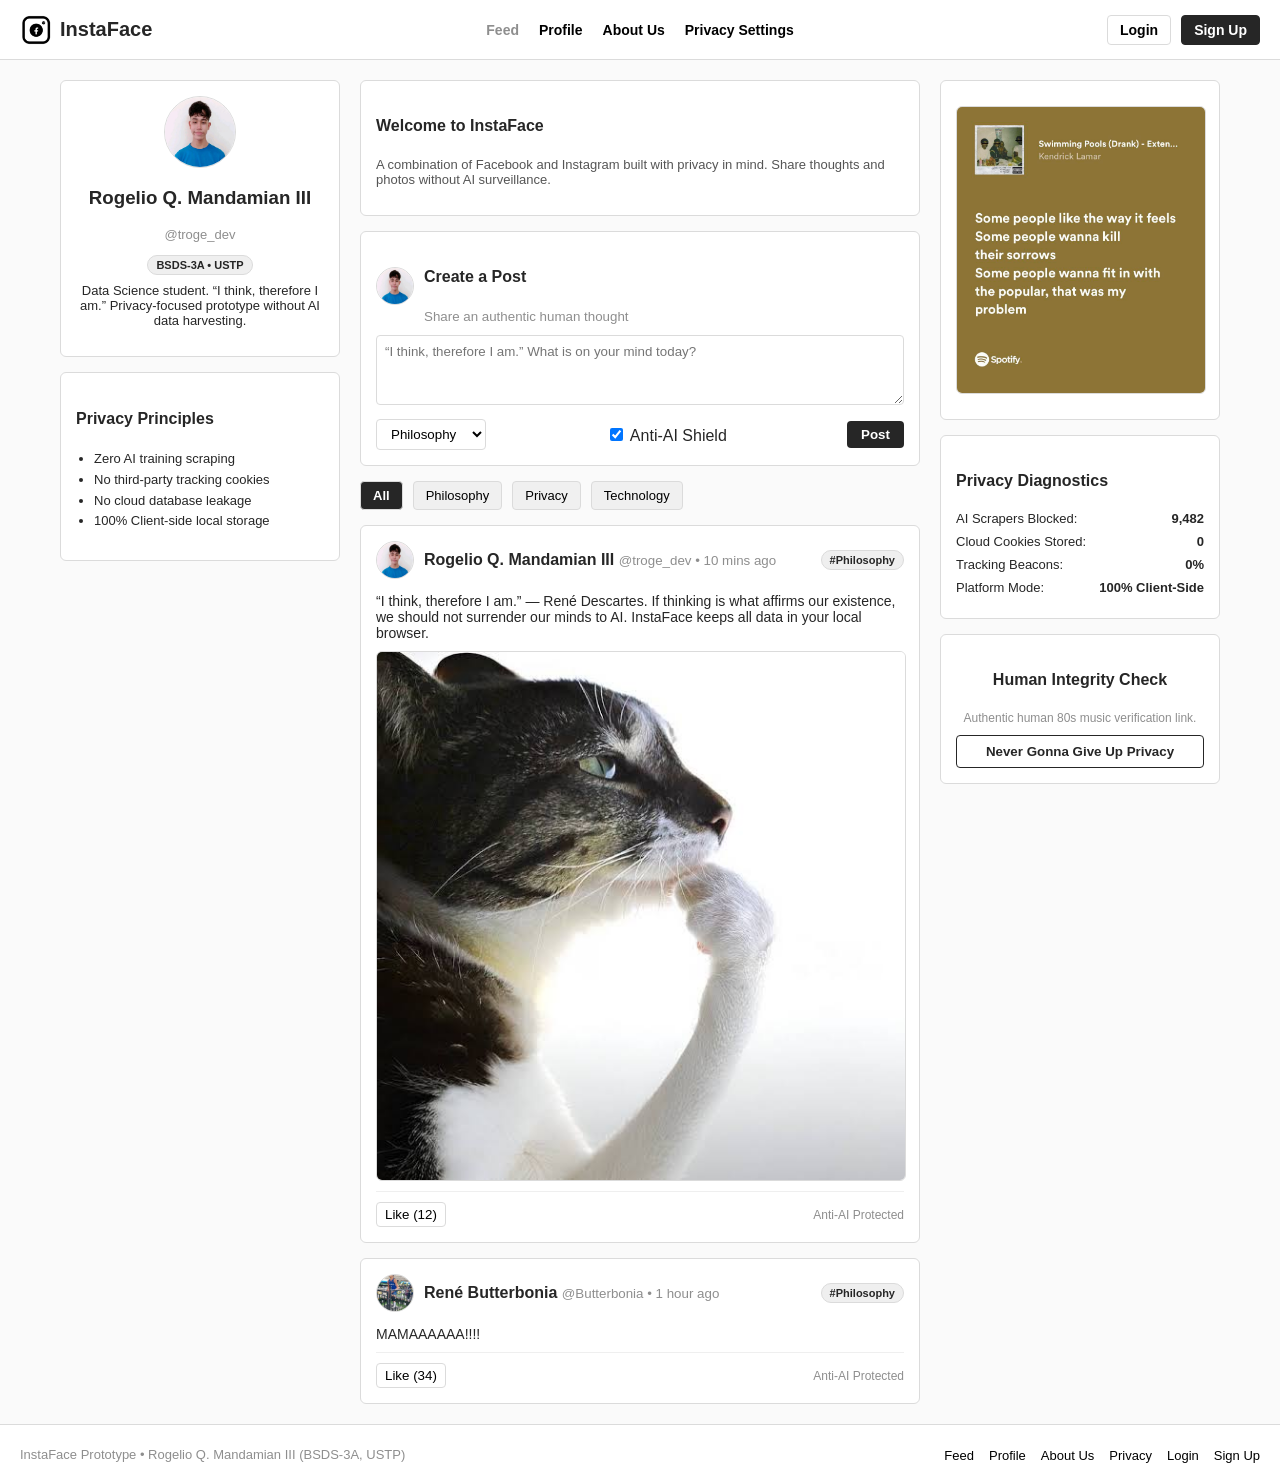
<file: index.html>
<!DOCTYPE html>
<html lang="en">

<head>
	<meta charset="UTF-8">
	<meta name="viewport" content="width=device-width, initial-scale=1.0">
	<title>InstaFace - Main Feed</title>
	<link rel="stylesheet" href="src/css/style.css">
	<script src="src/js/main.js" defer></script>
</head>

<body>
	<!-- Header and Navigation -->
	<header>
		<div class="nav-brand">
			<a href="index.html">
				<img src="assets/img/InstaFace_logo.png" alt="InstaFace Logo">
				<span>InstaFace</span>
			</a>
		</div>
		<ul class="nav-center">
			<li><a href="index.html" class="active">Feed</a></li>
			<li><a href="pages/profile.html">Profile</a></li>
			<li><a href="pages/about_us.html">About Us</a></li>
			<li><a href="pages/privacy_settings.html">Privacy Settings</a></li>
		</ul>
		<ul class="nav-right">
			<li><a href="pages/login.html" class="nav-btn">Login</a></li>
			<li><a href="pages/sign_up.html" class="nav-btn nav-btn-primary">Sign Up</a></li>
		</ul>
	</header>

	<!-- Main layout -->
	<main>
		<!-- Left column -->
		<div id="information_left">
			<div class="box profile-box">
				<div class="avatar-placeholder">
					<img src="assets/img/pfp_kuno.jpg" alt="Rogelio Q. Mandamian III">
				</div>
				<h3>Rogelio Q. Mandamian III</h3>
				<p style="color: #8e8e8e; font-size: 13px;">@troge_dev</p>
				<span class="badge">BSDS-3A &bull; USTP</span>
				<p style="font-size: 13px; margin-top: 8px;">
					Data Science student. “I think, therefore I am.” Privacy-focused prototype without AI data
					harvesting.
				</p>
			</div>

			<div class="box">
				<h4>Privacy Principles</h4>
				<ul style="padding-left: 18px; font-size: 13px; line-height: 1.6; margin-top: 6px;">
					<li>Zero AI training scraping</li>
					<li>No third-party tracking cookies</li>
					<li>No cloud database leakage</li>
					<li>100% Client-side local storage</li>
				</ul>
			</div>
		</div>

		<!-- Center column -->
		<div id="main-container">
			<div class="box banner-box">
				<h4>Welcome to InstaFace</h4>
				<p style="font-size: 13px; color: #555555;">
					A combination of Facebook and Instagram built with privacy in mind. Share thoughts and photos
					without AI surveillance.
				</p>
			</div>

			<!-- Create post box -->
			<div class="box create-post-box">
				<div class="box-header">
					<div class="avatar-small">
						<img src="assets/img/pfp_kuno.jpg" alt="Rogelio Q. Mandamian III">
					</div>
					<div>
						<h4>Create a Post</h4>
						<small style="color: #8e8e8e;">Share an authentic human thought</small>
					</div>
				</div>
				<textarea id="post-input"
					placeholder="“I think, therefore I am.” What is on your mind today?"></textarea>
				<div class="box-footer">
					<select id="post-category">
						<option value="Philosophy">Philosophy</option>
						<option value="Privacy">Privacy</option>
						<option value="Technology">Technology</option>
						<option value="General">General</option>
					</select>
					<label class="checkbox-label">
						<input type="checkbox" id="scrape-shield-check" checked>
						<span>Anti-AI Shield</span>
					</label>
					<button id="post-btn" onclick="createPost()">Post</button>
				</div>
			</div>

			<!-- Feed category tabs -->
			<div class="tabs-container">
				<button class="tab active">All</button>
				<button class="tab">Philosophy</button>
				<button class="tab">Privacy</button>
				<button class="tab">Technology</button>
			</div>

			<!-- Feed posts container -->
			<div id="feed-container">
				<div class="box post-box">
					<div class="box-header">
						<div class="avatar-small">
							<img src="assets/img/pfp_kuno.jpg" alt="Rogelio Q. Mandamian III">
						</div>
						<div style="flex: 1;">
							<strong>Rogelio Q. Mandamian III</strong>
							<small style="color: #8e8e8e;">@troge_dev &bull; 10 mins ago</small>
						</div>
						<span class="badge">#Philosophy</span>
					</div>
					<p style="font-size: 14px; margin-bottom: 6px;">
						“I think, therefore I am.” — René Descartes. If thinking is what affirms our existence, we
						should not surrender our minds to AI. InstaFace keeps all data in your local browser.
					</p>
					<div class="post-image">
						<img src="assets/img/thinking_cat_placeholder.jpg" alt="Thinking Cat">
					</div>
					<div class="post-actions">
						<button class="like-btn" onclick="likePost(this)">Like (12)</button>
						<span style="font-size: 12px; color: #8e8e8e;">Anti-AI Protected</span>
					</div>
				</div>

				<div class="box post-box">
					<div class="box-header">
						<div class="avatar-small">
							<img src="assets/img/rene_pfp.jpg" alt="René Butterbonia">
						</div>
						<div style="flex: 1;">
							<strong>René Butterbonia</strong>
							<small style="color: #8e8e8e;">@Butterbonia &bull; 1 hour ago</small>
						</div>
						<span class="badge">#Philosophy</span>
					</div>
					<p style="font-size: 14px; margin-bottom: 6px;">MAMAAAAAA!!!!</p>
					<div class="post-actions">
						<button class="like-btn" onclick="likePost(this)">Like (34)</button>
						<span style="font-size: 12px; color: #8e8e8e;">Anti-AI Protected</span>
					</div>
				</div>
			</div>
		</div>

		<!-- Right column -->
		<div id="information_right">
			<div class="box">
				<div class="post-image">
					<img src="assets/img/kendrick_line.jpg" alt="Kendrick Lamar - Swimming Pools Verse">
				</div>
			</div>

			<div class="box">
				<h4>Privacy Diagnostics</h4>
				<div class="stat-row">
					<span>AI Scrapers Blocked:</span>
					<strong>9,482</strong>
				</div>
				<div class="stat-row">
					<span>Cloud Cookies Stored:</span>
					<strong>0</strong>
				</div>
				<div class="stat-row">
					<span>Tracking Beacons:</span>
					<strong>0%</strong>
				</div>
				<div class="stat-row">
					<span>Platform Mode:</span>
					<strong>100% Client-Side</strong>
				</div>
			</div>

			<div class="box" style="text-align: center;">
				<h4>Human Integrity Check</h4>
				<p style="font-size: 12px; color: #8e8e8e; margin: 6px 0 10px 0;">
					Authentic human 80s music verification link.
				</p>
				<a href="https://youtu.be/dQw4w9WgXcQ?si=2tz7kvTO5_ub_IbX" target="_blank" rel="noopener noreferrer">
					<button class="btn-block">Never Gonna Give Up Privacy</button>
				</a>
			</div>
		</div>
	</main>

	<!-- Footer -->
	<footer>
		<div class="footer-text">
			InstaFace Prototype &bull; Rogelio Q. Mandamian III (BSDS-3A, USTP)
		</div>
		<ul>
			<li><a href="index.html">Feed</a></li>
			<li><a href="pages/profile.html">Profile</a></li>
			<li><a href="pages/about_us.html">About Us</a></li>
			<li><a href="pages/privacy_settings.html">Privacy</a></li>
			<li><a href="pages/login.html">Login</a></li>
			<li><a href="pages/sign_up.html">Sign Up</a></li>
		</ul>
	</footer>
</body>

</html>
</file>
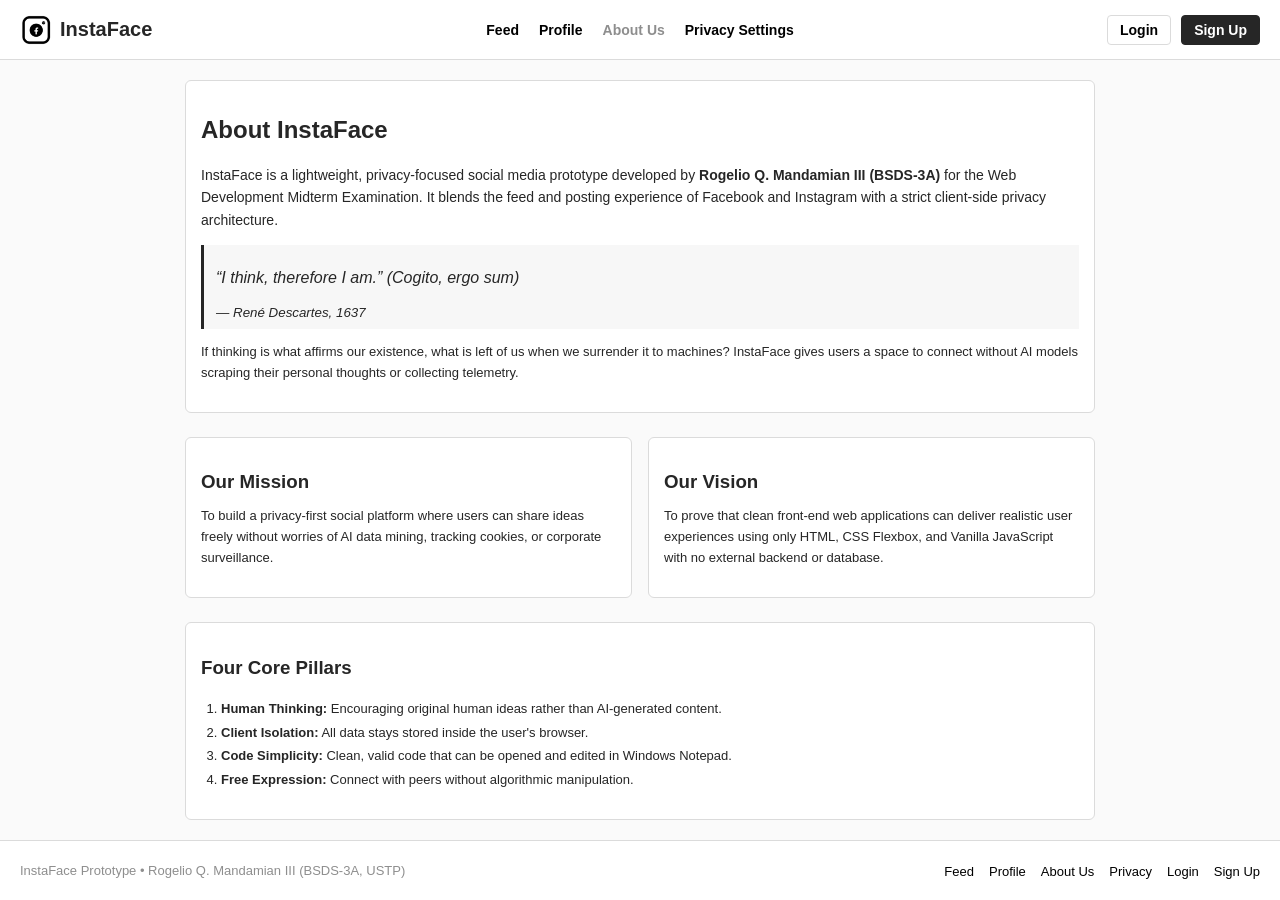
<file: pages/about_us.html>
<!DOCTYPE html>
<html lang="en">

<head>
	<meta charset="UTF-8">
	<meta name="viewport" content="width=device-width, initial-scale=1.0">
	<title>InstaFace - About Us</title>
	<link rel="stylesheet" href="../src/css/about_us.css">
	<script src="../src/js/main.js" defer></script>
</head>

<body>
	<!-- Header -->
	<header>
		<div class="nav-brand">
			<a href="../index.html">
				<img src="../assets/img/InstaFace_logo.png" alt="InstaFace Logo">
				<span>InstaFace</span>
			</a>
		</div>
		<ul class="nav-center">
			<li><a href="../index.html">Feed</a></li>
			<li><a href="profile.html">Profile</a></li>
			<li><a href="about_us.html" class="active">About Us</a></li>
			<li><a href="privacy_settings.html">Privacy Settings</a></li>
		</ul>
		<ul class="nav-right">
			<li><a href="login.html" class="nav-btn">Login</a></li>
			<li><a href="sign_up.html" class="nav-btn nav-btn-primary">Sign Up</a></li>
		</ul>
	</header>

	<!-- Main layout -->
	<main>
		<!-- Overview banner -->
		<div class="box">
			<h2>About InstaFace</h2>
			<p style="font-size: 14px; margin-top: 6px; line-height: 1.6;">
				InstaFace is a lightweight, privacy-focused social media prototype developed by <strong>Rogelio Q. Mandamian III (BSDS-3A)</strong> for the Web Development Midterm Examination.
				It blends the feed and posting experience of Facebook and Instagram with a strict client-side privacy architecture.
			</p>
			<div class="quote-placeholder">
				<p>“I think, therefore I am.” (Cogito, ergo sum)</p>
				<small>&mdash; René Descartes, 1637</small>
			</div>
			<p style="font-size: 13px; line-height: 1.6;">
				If thinking is what affirms our existence, what is left of us when we surrender it to machines? InstaFace gives users a space to connect without AI models scraping their personal thoughts or collecting telemetry.
			</p>
		</div>

		<!-- Mission and Vision -->
		<div class="features-row">
			<div class="box feature-box">
				<h3>Our Mission</h3>
				<p style="font-size: 13px; line-height: 1.6;">
					To build a privacy-first social platform where users can share ideas freely without worries of AI data mining, tracking cookies, or corporate surveillance.
				</p>
			</div>

			<div class="box feature-box">
				<h3>Our Vision</h3>
				<p style="font-size: 13px; line-height: 1.6;">
					To prove that clean front-end web applications can deliver realistic user experiences using only HTML, CSS Flexbox, and Vanilla JavaScript with no external backend or database.
				</p>
			</div>
		</div>


		<!-- Core pillars -->
		<div class="box">
			<h3>Four Core Pillars</h3>
			<ol style="padding-left: 20px; font-size: 13px; line-height: 1.8; margin-top: 8px;">
				<li><strong>Human Thinking:</strong> Encouraging original human ideas rather than AI-generated content.</li>
				<li><strong>Client Isolation:</strong> All data stays stored inside the user's browser.</li>
				<li><strong>Code Simplicity:</strong> Clean, valid code that can be opened and edited in Windows Notepad.</li>
				<li><strong>Free Expression:</strong> Connect with peers without algorithmic manipulation.</li>
			</ol>
		</div>

	</main>

	<!-- Footer -->
	<footer>
		<div class="footer-text">
			InstaFace Prototype &bull; Rogelio Q. Mandamian III (BSDS-3A, USTP)
		</div>
		<ul>
			<li><a href="../index.html">Feed</a></li>
			<li><a href="profile.html">Profile</a></li>
			<li><a href="about_us.html">About Us</a></li>
			<li><a href="privacy_settings.html">Privacy</a></li>
			<li><a href="login.html">Login</a></li>
			<li><a href="sign_up.html">Sign Up</a></li>
		</ul>
	</footer>
</body>

</html>
</file>
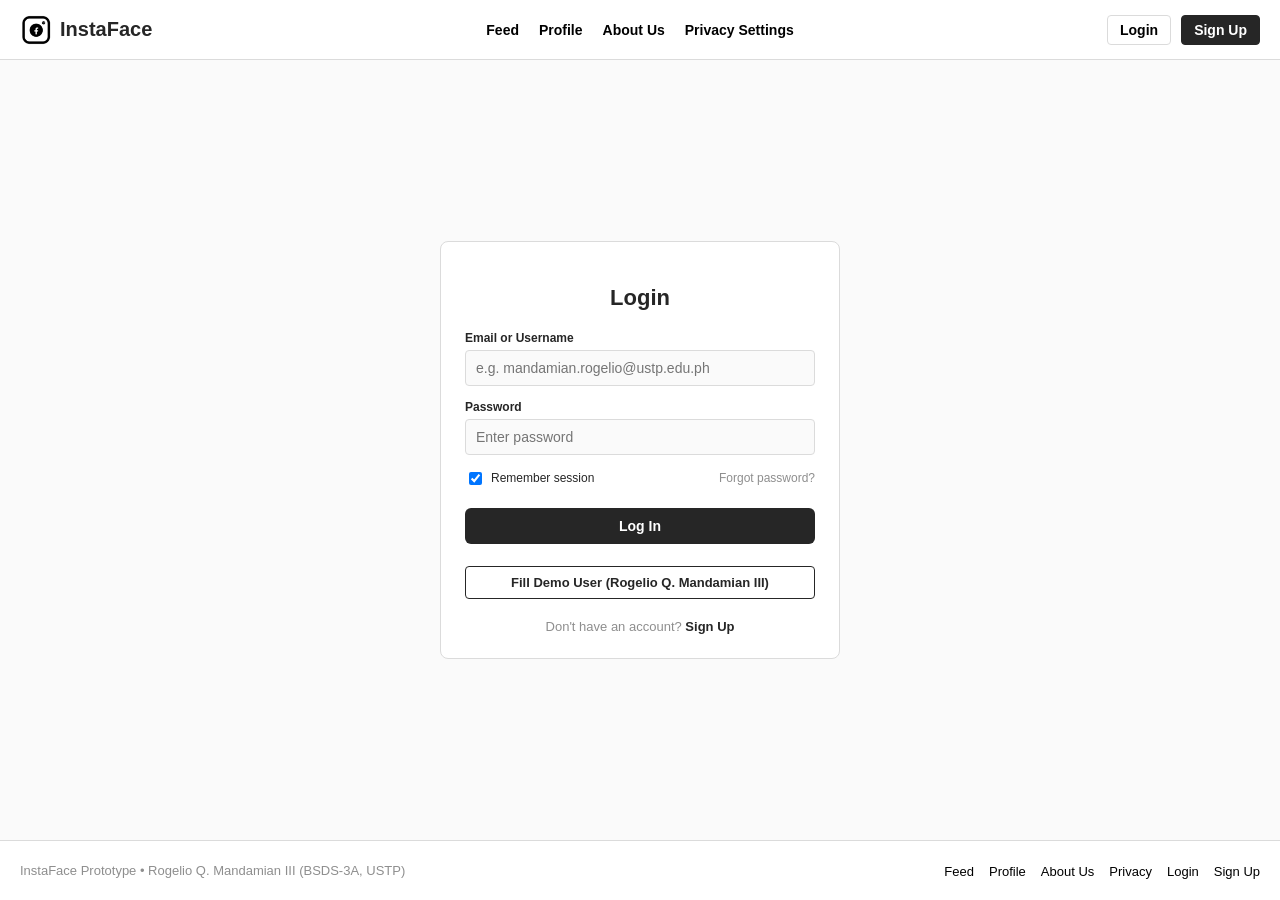
<file: pages/login.html>
<!DOCTYPE html>
<html lang="en">

<head>
	<meta charset="UTF-8">
	<meta name="viewport" content="width=device-width, initial-scale=1.0">
	<title>InstaFace - Login</title>
	<link rel="stylesheet" href="../src/css/login.css">
	<script src="../src/js/main.js" defer></script>
</head>

<body>
	<!-- Header -->
	<header>
		<div class="nav-brand">
			<a href="../index.html">
				<img src="../assets/img/InstaFace_logo.png" alt="InstaFace Logo">
				<span>InstaFace</span>
			</a>
		</div>
		<ul class="nav-center">
			<li><a href="../index.html">Feed</a></li>
			<li><a href="profile.html">Profile</a></li>
			<li><a href="about_us.html">About Us</a></li>
			<li><a href="privacy_settings.html">Privacy Settings</a></li>
		</ul>
		<ul class="nav-right">
			<li><a href="login.html" class="nav-btn">Login</a></li>
			<li><a href="sign_up.html" class="nav-btn nav-btn-primary">Sign Up</a></li>
		</ul>
	</header>

	<!-- Main content -->
	<main>
		<div class="box auth-box">
			<div class="auth-header">
				<h2>Login</h2>
			</div>

			<!-- Alert box -->
			<div id="login-alert" class="form-alert"></div>

			<!-- Login form -->
			<form id="login-form" class="auth-form" onsubmit="handleLogin(event)">
				<div class="form-group">
					<label for="login-email">Email or Username</label>
					<input type="text" id="login-email" placeholder="e.g. mandamian.rogelio@ustp.edu.ph" required>
				</div>

				<div class="form-group">
					<label for="login-password">Password</label>
					<input type="password" id="login-password" placeholder="Enter password" required>
				</div>

				<div class="form-options">
					<label class="checkbox-label">
						<input type="checkbox" id="remember-me" checked>
						<span>Remember session</span>
					</label>
					<a href="#" style="color: #8e8e8e; font-size: 12px;" onclick="alert('Client-side prototype: You can clear or reset data in the Privacy Settings page.'); return false;">Forgot password?</a>
				</div>

				<button type="submit" class="btn-submit">Log In</button>

				<!-- Quick demo button -->
				<button type="button" class="btn-block" style="margin-top: 8px; font-size: 13px;" onclick="fillDemoUser()">
					Fill Demo User (Rogelio Q. Mandamian III)
				</button>
			</form>

			<div class="auth-footer">
				<span>Don't have an account?</span>
				<a href="sign_up.html">Sign Up</a>
			</div>
		</div>
	</main>

	<!-- Footer -->
	<footer>
		<div class="footer-text">
			InstaFace Prototype &bull; Rogelio Q. Mandamian III (BSDS-3A, USTP)
		</div>
		<ul>
			<li><a href="../index.html">Feed</a></li>
			<li><a href="profile.html">Profile</a></li>
			<li><a href="about_us.html">About Us</a></li>
			<li><a href="privacy_settings.html">Privacy</a></li>
			<li><a href="login.html">Login</a></li>
			<li><a href="sign_up.html">Sign Up</a></li>
		</ul>
	</footer>
</body>

</html>
</file>
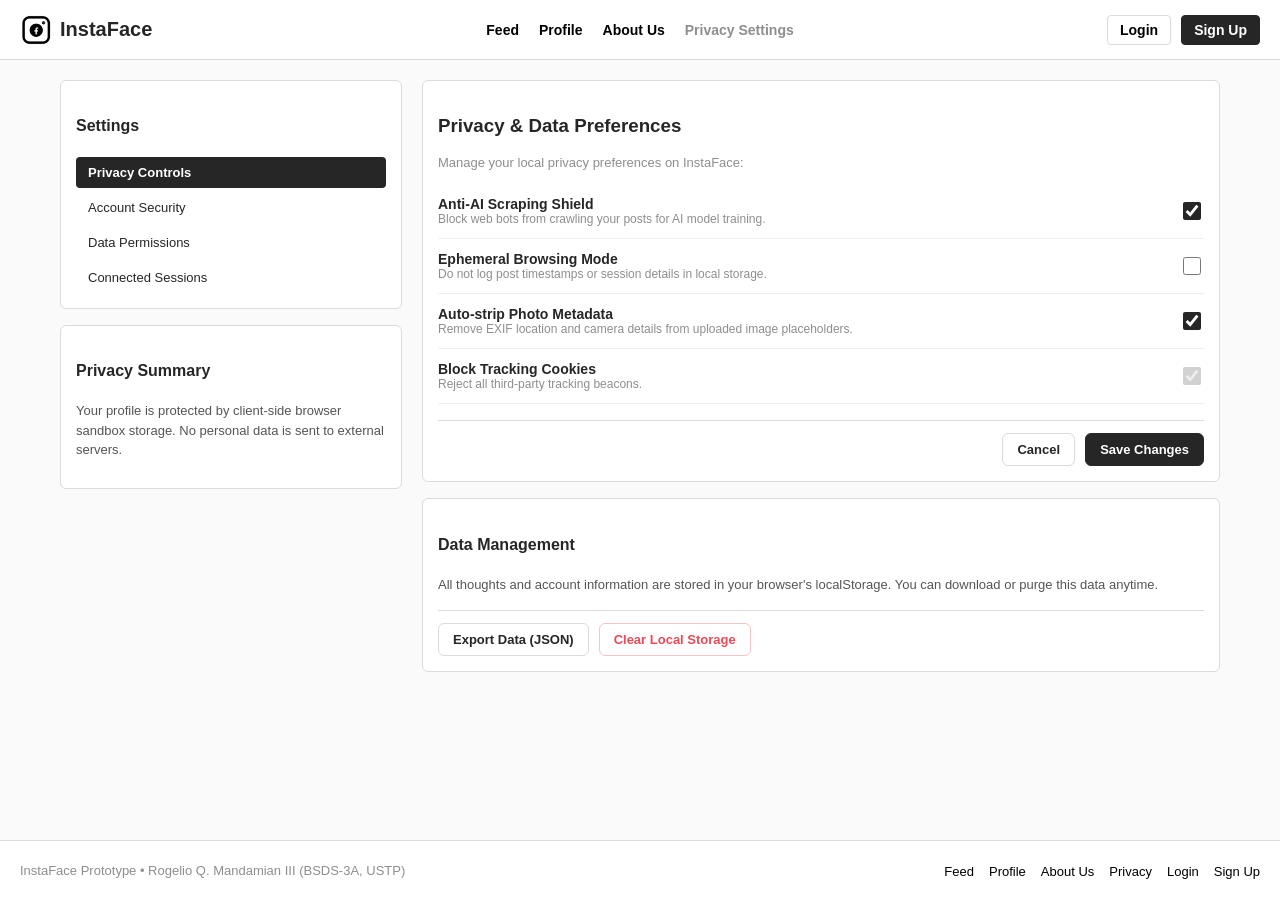
<file: pages/privacy_settings.html>
<!DOCTYPE html>
<html lang="en">

<head>
	<meta charset="UTF-8">
	<meta name="viewport" content="width=device-width, initial-scale=1.0">
	<title>InstaFace - Privacy Settings</title>
	<link rel="stylesheet" href="../src/css/privacy_settings.css">
	<script src="../src/js/main.js" defer></script>
</head>

<body>
	<!-- Header -->
	<header>
		<div class="nav-brand">
			<a href="../index.html">
				<img src="../assets/img/InstaFace_logo.png" alt="InstaFace Logo">
				<span>InstaFace</span>
			</a>
		</div>
		<ul class="nav-center">
			<li><a href="../index.html">Feed</a></li>
			<li><a href="profile.html">Profile</a></li>
			<li><a href="about_us.html">About Us</a></li>
			<li><a href="privacy_settings.html" class="active">Privacy Settings</a></li>
		</ul>
		<ul class="nav-right">
			<li><a href="login.html" class="nav-btn">Login</a></li>
			<li><a href="sign_up.html" class="nav-btn nav-btn-primary">Sign Up</a></li>
		</ul>
	</header>

	<!-- Main layout -->
	<main>
		<!-- Settings navigation -->
		<div id="settings-nav">
			<div class="box">
				<h4>Settings</h4>
				<div class="nav-list">
					<div class="nav-item active">Privacy Controls</div>
					<div class="nav-item">Account Security</div>
					<div class="nav-item">Data Permissions</div>
					<div class="nav-item">Connected Sessions</div>
				</div>
			</div>

			<div class="box">
				<h4>Privacy Summary</h4>
				<p style="font-size: 13px; color: #555555; line-height: 1.5; margin-top: 6px;">
					Your profile is protected by client-side browser sandbox storage. No personal data is sent to external servers.
				</p>
			</div>
		</div>

		<!-- Settings content -->
		<div id="settings-content">
			<div class="box">
				<h3>Privacy &amp; Data Preferences</h3>
				<p style="font-size: 13px; color: #8e8e8e; margin: 4px 0 14px 0;">
					Manage your local privacy preferences on InstaFace:
				</p>

				<div class="setting-row">
					<div class="setting-desc">
						<strong>Anti-AI Scraping Shield</strong>
						<small>Block web bots from crawling your posts for AI model training.</small>
					</div>
					<div>
						<input type="checkbox" id="check-anti-ai" checked>
					</div>
				</div>

				<div class="setting-row">
					<div class="setting-desc">
						<strong>Ephemeral Browsing Mode</strong>
						<small>Do not log post timestamps or session details in local storage.</small>
					</div>
					<div>
						<input type="checkbox" id="check-ephemeral">
					</div>
				</div>

				<div class="setting-row">
					<div class="setting-desc">
						<strong>Auto-strip Photo Metadata</strong>
						<small>Remove EXIF location and camera details from uploaded image placeholders.</small>
					</div>
					<div>
						<input type="checkbox" id="check-strip-exif" checked>
					</div>
				</div>

				<div class="setting-row">
					<div class="setting-desc">
						<strong>Block Tracking Cookies</strong>
						<small>Reject all third-party tracking beacons.</small>
					</div>
					<div>
						<input type="checkbox" id="check-zero-telemetry" checked disabled>
					</div>
				</div>

				<div class="btn-row">
					<button class="btn" onclick="alert('Settings reset to default.')">Cancel</button>
					<button class="btn btn-primary" id="save-settings-btn" onclick="saveSettings()">Save Changes</button>
				</div>
			</div>

			<div class="box">
				<h4>Data Management</h4>
				<p style="font-size: 13px; color: #555555; margin: 6px 0 12px 0; line-height: 1.5;">
					All thoughts and account information are stored in your browser's localStorage. You can download or purge this data anytime.
				</p>
				<div class="btn-row" style="justify-content: flex-start;">
					<button class="btn" onclick="alert('Data is safely kept in your browser localStorage.')">
						Export Data (JSON)
					</button>
					<button class="btn" id="clear-cache-btn" style="color: #ed4956; border-color: #f7c5c8;" onclick="clearCache()">
						Clear Local Storage
					</button>
				</div>
			</div>
		</div>
	</main>

	<!-- Footer -->
	<footer>
		<div class="footer-text">
			InstaFace Prototype &bull; Rogelio Q. Mandamian III (BSDS-3A, USTP)
		</div>
		<ul>
			<li><a href="../index.html">Feed</a></li>
			<li><a href="profile.html">Profile</a></li>
			<li><a href="about_us.html">About Us</a></li>
			<li><a href="privacy_settings.html">Privacy</a></li>
			<li><a href="login.html">Login</a></li>
			<li><a href="sign_up.html">Sign Up</a></li>
		</ul>
	</footer>
</body>

</html>
</file>
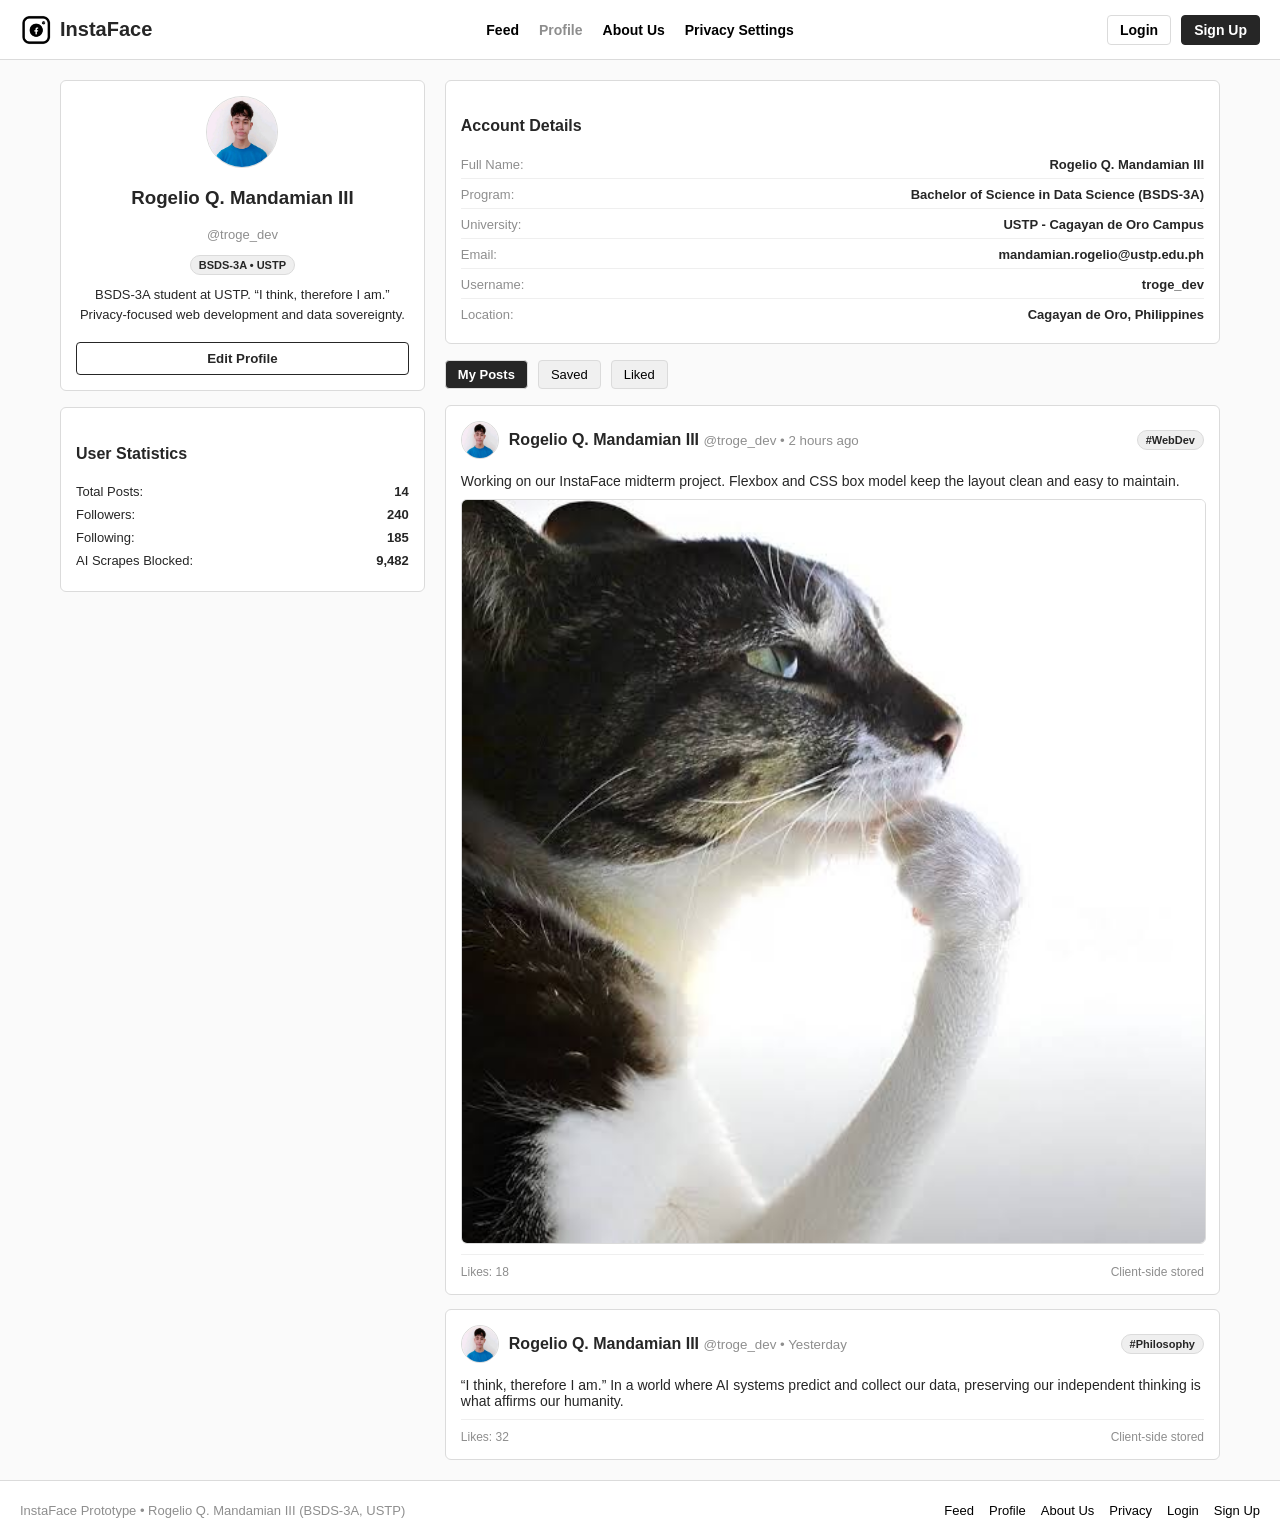
<file: pages/profile.html>
<!DOCTYPE html>
<html lang="en">

<head>
	<meta charset="UTF-8">
	<meta name="viewport" content="width=device-width, initial-scale=1.0">
	<title>InstaFace - Profile</title>
	<link rel="stylesheet" href="../src/css/profile.css">
	<script src="../src/js/main.js" defer></script>
</head>

<body>
	<!-- Header -->
	<header>
		<div class="nav-brand">
			<a href="../index.html">
				<img src="../assets/img/InstaFace_logo.png" alt="InstaFace Logo">
				<span>InstaFace</span>
			</a>
		</div>
		<ul class="nav-center">
			<li><a href="../index.html">Feed</a></li>
			<li><a href="profile.html" class="active">Profile</a></li>
			<li><a href="about_us.html">About Us</a></li>
			<li><a href="privacy_settings.html">Privacy Settings</a></li>
		</ul>
		<ul class="nav-right">
			<li><a href="login.html" class="nav-btn">Login</a></li>
			<li><a href="sign_up.html" class="nav-btn nav-btn-primary">Sign Up</a></li>
		</ul>
	</header>

	<!-- Main layout -->
	<main>
		<!-- Left sidebar -->
		<div id="profile-sidebar">
			<div class="box profile-box">
				<div class="avatar-placeholder">
					<img src="../assets/img/pfp_kuno.jpg" alt="Rogelio Q. Mandamian III">
				</div>
				<h3>Rogelio Q. Mandamian III</h3>
				<p style="color: #8e8e8e; font-size: 13px;">@troge_dev</p>
				<span class="badge">BSDS-3A &bull; USTP</span>
				<p style="font-size: 13px; margin: 10px 0; line-height: 1.5;">
					BSDS-3A student at USTP. “I think, therefore I am.” Privacy-focused web development and data sovereignty.
				</p>
				<button class="btn-block" style="margin-top: 8px;" onclick="alert('Profile data is stored in your local browser sandbox.')">
					Edit Profile
				</button>
			</div>

			<div class="box">
				<h4>User Statistics</h4>
				<div class="stat-row">
					<span>Total Posts:</span>
					<strong>14</strong>
				</div>
				<div class="stat-row">
					<span>Followers:</span>
					<strong>240</strong>
				</div>
				<div class="stat-row">
					<span>Following:</span>
					<strong>185</strong>
				</div>
				<div class="stat-row">
					<span>AI Scrapes Blocked:</span>
					<strong>9,482</strong>
				</div>
			</div>
		</div>

		<!-- Right column -->
		<div id="profile-main">
			<div class="box">
				<h4>Account Details</h4>
				<div class="info-list">
					<div class="info-item">
						<span>Full Name:</span>
						<span>Rogelio Q. Mandamian III</span>
					</div>
					<div class="info-item">
						<span>Program:</span>
						<span>Bachelor of Science in Data Science (BSDS-3A)</span>
					</div>
					<div class="info-item">
						<span>University:</span>
						<span>USTP - Cagayan de Oro Campus</span>
					</div>
					<div class="info-item">
						<span>Email:</span>
						<span>mandamian.rogelio@ustp.edu.ph</span>
					</div>
					<div class="info-item">
						<span>Username:</span>
						<span>troge_dev</span>
					</div>
					<div class="info-item">
						<span>Location:</span>
						<span>Cagayan de Oro, Philippines</span>
					</div>
				</div>
			</div>

			<!-- Activity tabs -->
			<div class="tabs-container">
				<button class="tab active">My Posts</button>
				<button class="tab">Saved</button>
				<button class="tab">Liked</button>
			</div>

			<!-- Profile posts list -->
			<div class="posts-container">
				<div class="box">
					<div class="box-header">
						<div class="avatar-small">
							<img src="../assets/img/pfp_kuno.jpg" alt="Rogelio Q. Mandamian III">
						</div>
						<div style="flex: 1;">
							<strong>Rogelio Q. Mandamian III</strong>
							<small style="color: #8e8e8e;">@troge_dev &bull; 2 hours ago</small>
						</div>
						<span class="badge">#WebDev</span>
					</div>
					<p style="font-size: 14px; margin-bottom: 6px;">
						Working on our InstaFace midterm project. Flexbox and CSS box model keep the layout clean and easy to maintain.
					</p>
					<div class="post-image">
						<img src="../assets/img/thinking_cat_placeholder.jpg" alt="Thinking Cat">
					</div>
					<div class="post-actions">
						<span style="font-size: 12px; color: #8e8e8e;">Likes: 18</span>
						<span style="font-size: 12px; color: #8e8e8e;">Client-side stored</span>
					</div>
				</div>

				<div class="box">
					<div class="box-header">
						<div class="avatar-small">
							<img src="../assets/img/pfp_kuno.jpg" alt="Rogelio Q. Mandamian III">
						</div>
						<div style="flex: 1;">
							<strong>Rogelio Q. Mandamian III</strong>
							<small style="color: #8e8e8e;">@troge_dev &bull; Yesterday</small>
						</div>
						<span class="badge">#Philosophy</span>
					</div>
					<p style="font-size: 14px; margin-bottom: 6px;">
						“I think, therefore I am.” In a world where AI systems predict and collect our data, preserving our independent thinking is what affirms our humanity.
					</p>
					<div class="post-actions">
						<span style="font-size: 12px; color: #8e8e8e;">Likes: 32</span>
						<span style="font-size: 12px; color: #8e8e8e;">Client-side stored</span>
					</div>
				</div>
			</div>
		</div>
	</main>

	<!-- Footer -->
	<footer>
		<div class="footer-text">
			InstaFace Prototype &bull; Rogelio Q. Mandamian III (BSDS-3A, USTP)
		</div>
		<ul>
			<li><a href="../index.html">Feed</a></li>
			<li><a href="profile.html">Profile</a></li>
			<li><a href="about_us.html">About Us</a></li>
			<li><a href="privacy_settings.html">Privacy</a></li>
			<li><a href="login.html">Login</a></li>
			<li><a href="sign_up.html">Sign Up</a></li>
		</ul>
	</footer>
</body>

</html>
</file>
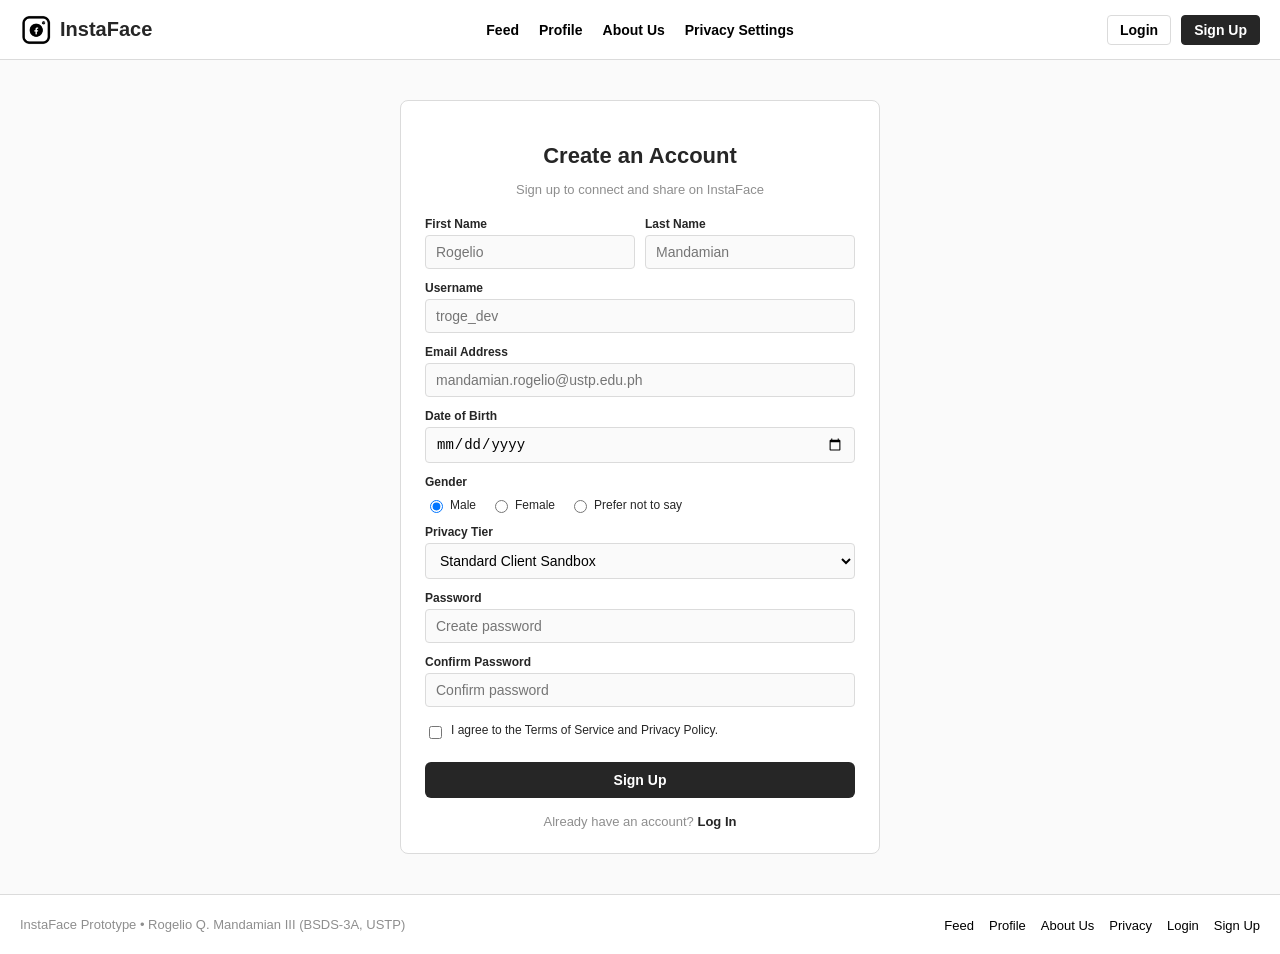
<file: pages/sign_up.html>
<!DOCTYPE html>
<html lang="en">

<head>
	<meta charset="UTF-8">
	<meta name="viewport" content="width=device-width, initial-scale=1.0">
	<title>InstaFace - Sign Up</title>
	<link rel="stylesheet" href="../src/css/sign_up.css">
	<script src="../src/js/main.js" defer></script>
</head>

<body>
	<!-- Header -->
	<header>
		<div class="nav-brand">
			<a href="../index.html">
				<img src="../assets/img/InstaFace_logo.png" alt="InstaFace Logo">
				<span>InstaFace</span>
			</a>
		</div>
		<ul class="nav-center">
			<li><a href="../index.html">Feed</a></li>
			<li><a href="profile.html">Profile</a></li>
			<li><a href="about_us.html">About Us</a></li>
			<li><a href="privacy_settings.html">Privacy Settings</a></li>
		</ul>
		<ul class="nav-right">
			<li><a href="login.html" class="nav-btn">Login</a></li>
			<li><a href="sign_up.html" class="nav-btn nav-btn-primary">Sign Up</a></li>
		</ul>
	</header>

	<!-- Main content -->
	<main>
		<div class="box auth-box">
			<div class="auth-header">
				<h2>Create an Account</h2>
				<p>Sign up to connect and share on InstaFace</p>
			</div>

			<!-- Alert box -->
			<div id="signup-alert" class="form-alert"></div>

			<!-- Signup form -->
			<form id="signup-form" class="auth-form" onsubmit="handleSignup(event)">
				<!-- First and last name -->
				<div class="form-row">
					<div class="form-group">
						<label for="first-name">First Name</label>
						<input type="text" id="first-name" placeholder="Rogelio" required>
					</div>
					<div class="form-group">
						<label for="last-name">Last Name</label>
						<input type="text" id="last-name" placeholder="Mandamian" required>
					</div>
				</div>

				<!-- Username -->
				<div class="form-group">
					<label for="signup-username">Username</label>
					<input type="text" id="signup-username" placeholder="troge_dev" required>
				</div>

				<!-- Email -->
				<div class="form-group">
					<label for="signup-email">Email Address</label>
					<input type="email" id="signup-email" placeholder="mandamian.rogelio@ustp.edu.ph" required>
				</div>

				<!-- Date of birth (inputs and js.pptx slide 5) -->
				<div class="form-group">
					<label for="signup-birthdate">Date of Birth</label>
					<input type="date" id="signup-birthdate">
				</div>

				<!-- Gender radio buttons (inputs and js.pptx slide 3) -->
				<div class="form-group">
					<label>Gender</label>
					<div class="radio-group">
						<label>
							<input type="radio" name="gender" value="male" checked> Male
						</label>
						<label>
							<input type="radio" name="gender" value="female"> Female
						</label>
						<label>
							<input type="radio" name="gender" value="prefer_not_to_say"> Prefer not to say
						</label>
					</div>
				</div>

				<!-- Privacy tier select (inputs and js.pptx slide 6) -->
				<div class="form-group">
					<label for="signup-privacy-tier">Privacy Tier</label>
					<select id="signup-privacy-tier">
						<option value="standard">Standard Client Sandbox</option>
						<option value="high">High Privacy (No Storage Logs)</option>
						<option value="max">Maximum Privacy (Ephemeral Session)</option>
					</select>
				</div>

				<!-- Password fields -->
				<div class="form-group">
					<label for="signup-password">Password</label>
					<input type="password" id="signup-password" placeholder="Create password" required>
				</div>

				<div class="form-group">
					<label for="confirm-password">Confirm Password</label>
					<input type="password" id="confirm-password" placeholder="Confirm password" required>
				</div>

				<!-- Terms checkbox (inputs and js.pptx slide 4) -->
				<label class="checkbox-label">
					<input type="checkbox" id="terms-checkbox" required>
					<span>I agree to the Terms of Service and Privacy Policy.</span>
				</label>

				<button type="submit" class="btn-submit">Sign Up</button>
			</form>

			<div class="auth-footer">
				<span>Already have an account?</span>
				<a href="login.html">Log In</a>
			</div>
		</div>
	</main>

	<!-- Footer -->
	<footer>
		<div class="footer-text">
			InstaFace Prototype &bull; Rogelio Q. Mandamian III (BSDS-3A, USTP)
		</div>
		<ul>
			<li><a href="../index.html">Feed</a></li>
			<li><a href="profile.html">Profile</a></li>
			<li><a href="about_us.html">About Us</a></li>
			<li><a href="privacy_settings.html">Privacy</a></li>
			<li><a href="login.html">Login</a></li>
			<li><a href="sign_up.html">Sign Up</a></li>
		</ul>
	</footer>
</body>

</html>
</file>
<file: src/css/style.css>
body {
    min-height: 100vh;
    display: flex;
    margin: 0;
    flex-direction: column;
    background-color: #fafafa;
    font-family: Arial, Helvetica, sans-serif;
    color: #262626;
}

a {
    text-decoration: none;
    color: #262626;
}

a:hover {
    text-decoration: underline;
}

/* navbar */

header {
    background-color: white;
    height: 60px;
    display: flex;
    justify-content: space-between;
    align-items: center;
    padding: 10px 20px;
    border-bottom: 1px solid #dbdbdb;
    box-sizing: border-box;
}

.nav-brand {
    display: flex;
    align-items: center;
    gap: 10px;
    flex: 1;
}

.nav-brand a {
    display: flex;
    align-items: center;
    gap: 8px;
    font-size: 20px;
    font-weight: bold;
}

.nav-brand img {
    height: 32px;
    width: auto;
}

header ul {
    display: flex;
    align-items: center;
    margin: 0;
    padding: 0;
}

header ul li {
    list-style: none;
}

header ul li a {
    text-decoration: none;
    color: black;
    font-size: 14px;
    font-weight: bold;
}

header ul li a:hover,
header ul li a.active {
    color: #8e8e8e;
}

.nav-center {
    display: flex;
    justify-content: center;
    gap: 20px;
}

.nav-right {
    display: flex;
    justify-content: flex-end;
    gap: 10px;
    flex: 1;
}

.nav-btn {
    padding: 6px 12px;
    border: 1px solid #dbdbdb;
    border-radius: 4px;
    background-color: white;
    cursor: pointer;
    font-weight: bold;
    display: inline-block;
}

.nav-btn-primary {
    background-color: #262626;
    color: white !important;
    border: 1px solid #262626;
}

/* main 3-column layout */

main {
    flex: 1;
    display: flex;
    justify-content: space-between;
    padding: 20px;
    gap: 20px;
    box-sizing: border-box;
    max-width: 1200px;
    width: 100%;
    margin: 0 auto;
}

#information_left {
    width: 25%;
    display: flex;
    flex-direction: column;
    gap: 15px;
}

#main-container {
    width: 50%;
    display: flex;
    flex-direction: column;
    gap: 15px;
}

#information_right {
    width: 25%;
    display: flex;
    flex-direction: column;
    gap: 15px;
}

#feed-container {
    display: flex;
    flex-direction: column;
    gap: 15px;
}

/* box styling */

.box {
    border: 1px solid #dbdbdb;
    background-color: white;
    border-radius: 6px;
    padding: 15px;
    box-sizing: border-box;
}

.profile-box {
    text-align: center;
}

.avatar-placeholder {
    width: 70px;
    height: 70px;
    border-radius: 50%;
    background-color: #efefef;
    border: 1px solid #dbdbdb;
    margin: 0 auto 10px auto;
    display: flex;
    align-items: center;
    justify-content: center;
    overflow: hidden;
}

.avatar-placeholder img {
    width: 100%;
    height: 100%;
    object-fit: cover;
}

.avatar-small {
    width: 36px;
    height: 36px;
    border-radius: 50%;
    background-color: #efefef;
    border: 1px solid #dbdbdb;
    flex-shrink: 0;
    overflow: hidden;
    display: flex;
    align-items: center;
    justify-content: center;
}

.avatar-small img {
    width: 100%;
    height: 100%;
    object-fit: cover;
}

.post-image-placeholder {
    width: 100%;
    height: 180px;
    background-color: #f7f7f7;
    border: 1px dashed #ccc;
    border-radius: 6px;
    margin: 10px 0;
    display: flex;
    align-items: center;
    justify-content: center;
    color: #8e8e8e;
    font-size: 13px;
}

.post-image {
    width: 100%;
    margin: 10px 0;
    border-radius: 6px;
    overflow: hidden;
    border: 1px solid #dbdbdb;
}

.post-image img {
    width: 100%;
    height: auto;
    display: block;
}

.badge {
    display: inline-block;
    padding: 3px 8px;
    font-size: 11px;
    border: 1px solid #dbdbdb;
    border-radius: 12px;
    background-color: #efefef;
    font-weight: bold;
}

.box-header {
    display: flex;
    align-items: center;
    gap: 10px;
    margin-bottom: 10px;
}

.create-post-box textarea {
    width: 100%;
    min-height: 70px;
    box-sizing: border-box;
    padding: 8px;
    border: 1px solid #dbdbdb;
    border-radius: 4px;
    resize: vertical;
    font-family: inherit;
}

.box-footer {
    display: flex;
    justify-content: space-between;
    align-items: center;
    margin-top: 10px;
}

.box-footer select {
    padding: 6px 10px;
    border: 1px solid #dbdbdb;
    border-radius: 4px;
    background-color: white;
}

#post-btn {
    background-color: #262626;
    color: white;
    border: none;
    border-radius: 4px;
    padding: 6px 14px;
    cursor: pointer;
    font-weight: bold;
}

#post-btn:hover {
    background-color: black;
}

.post-actions {
    display: flex;
    justify-content: space-between;
    align-items: center;
    border-top: 1px solid #efefef;
    padding-top: 10px;
    margin-top: 10px;
    font-size: 13px;
}

.like-btn {
    background: none;
    border: 1px solid #dbdbdb;
    border-radius: 4px;
    padding: 4px 8px;
    cursor: pointer;
}

.like-btn:hover {
    background-color: #f0f0f0;
}

.tabs-container {
    display: flex;
    gap: 10px;
}

.tab {
    padding: 6px 12px;
    border: 1px solid #dbdbdb;
    background-color: #f0f0f0;
    border-radius: 4px;
    cursor: pointer;
    font-size: 13px;
}

.tab.active {
    background-color: #262626;
    color: white;
    font-weight: bold;
}

.quote-placeholder {
    border-left: 3px solid #262626;
    background-color: #f7f7f7;
    padding: 8px 12px;
    margin: 10px 0;
    font-style: italic;
}

.stat-row {
    display: flex;
    justify-content: space-between;
    margin-bottom: 8px;
    font-size: 13px;
}

.btn-block {
    width: 100%;
    padding: 8px;
    cursor: pointer;
    border: 1px solid #262626;
    background-color: white;
    color: #262626;
    font-weight: bold;
    border-radius: 4px;
}

.btn-block:hover {
    background-color: #262626;
    color: white;
}

/* footer */

footer {
    background-color: white;
    height: 60px;
    display: flex;
    justify-content: space-between;
    align-items: center;
    padding: 10px 20px;
    border-top: 1px solid #dbdbdb;
    box-sizing: border-box;
    margin-top: auto;
}

footer .footer-text {
    font-size: 13px;
    color: #8e8e8e;
}

footer ul {
    display: flex;
    justify-content: space-around;
    align-items: center;
    gap: 15px;
    margin: 0;
    padding: 0;
}

footer ul li {
    list-style: none;
}

footer ul li a {
    text-decoration: none;
    color: black;
    font-size: 13px;
}

footer ul li a:hover {
    color: #8e8e8e;
}
</file>
<file: src/css/about_us.css>
/* About us page styles */
@import url("style.css");

main {
	flex-direction: column;
	gap: 20px;
	max-width: 950px;
}

.features-row {
	display: flex;
	gap: 16px;
}

.feature-box {
	flex: 1;
}

.feature-box h3,
.feature-box h4 {
	color: #262626;
	margin-bottom: 6px;
}

@media (max-width: 768px) {
	.features-row {
		flex-direction: column;
	}
}
</file>
<file: src/css/login.css>
/* Login page styles */
@import url("style.css");

main {
	justify-content: center;
	align-items: center;
	padding: 40px 20px;
}

.auth-box {
	width: 100%;
	max-width: 400px;
	padding: 24px;
	background-color: #ffffff;
	border: 1px solid #dbdbdb;
	border-radius: 8px;
}

.auth-header {
	text-align: center;
	margin-bottom: 20px;
}

.auth-header h2 {
	font-size: 22px;
	margin-bottom: 6px;
	color: #262626;
}

.auth-header p {
	font-size: 13px;
	color: #8e8e8e;
}

.auth-form {
	display: flex;
	flex-direction: column;
	gap: 14px;
}

.form-group {
	display: flex;
	flex-direction: column;
	gap: 5px;
	text-align: left;
}

.form-group label {
	font-size: 12px;
	font-weight: bold;
	color: #262626;
}

.form-group input {
	padding: 9px 10px;
	border: 1px solid #dbdbdb;
	border-radius: 4px;
	font-size: 14px;
	background-color: #fafafa;
}

.form-group input:focus {
	outline: none;
	border-color: #262626;
	background-color: #ffffff;
}

.form-options {
	display: flex;
	justify-content: space-between;
	align-items: center;
	font-size: 12px;
}

.checkbox-label {
	display: flex;
	align-items: center;
	gap: 6px;
	font-size: 12px;
	color: #262626;
	cursor: pointer;
}

.btn-submit {
	background-color: #262626;
	color: #ffffff;
	border: none;
	border-radius: 6px;
	padding: 10px;
	font-size: 14px;
	font-weight: bold;
	cursor: pointer;
	margin-top: 6px;
}

.btn-submit:hover {
	background-color: #000000;
}

.auth-footer {
	text-align: center;
	margin-top: 20px;
	font-size: 13px;
	color: #8e8e8e;
}

.auth-footer a {
	color: #262626;
	font-weight: bold;
}

.form-alert {
	padding: 8px 10px;
	border-radius: 4px;
	font-size: 12px;
	margin-bottom: 10px;
	display: none;
}

.form-alert.success {
	display: block;
	background-color: #efefef;
	border: 1px solid #262626;
	color: #262626;
}

.form-alert.error {
	display: block;
	background-color: #ffebe8;
	border: 1px solid #ed4956;
	color: #ed4956;
}
</file>
<file: src/css/privacy_settings.css>
/* Privacy settings page styles */
@import url("style.css");

main {
	display: flex;
	gap: 20px;
}

#settings-nav {
	width: 30%;
	display: flex;
	flex-direction: column;
	gap: 16px;
}

#settings-content {
	width: 70%;
	display: flex;
	flex-direction: column;
	gap: 16px;
}

.nav-list {
	display: flex;
	flex-direction: column;
	gap: 4px;
	margin-top: 10px;
}

.nav-item {
	padding: 8px 12px;
	border-radius: 4px;
	font-size: 13px;
	color: #262626;
	cursor: pointer;
}

.nav-item:hover {
	background-color: #efefef;
}

.nav-item.active {
	background-color: #262626;
	color: #ffffff;
	font-weight: bold;
}

.setting-row {
	display: flex;
	justify-content: space-between;
	align-items: center;
	padding: 12px 0;
	border-bottom: 1px solid #efefef;
}

.setting-row:last-of-type {
	border-bottom: none;
}

.setting-desc strong {
	display: block;
	font-size: 14px;
	color: #262626;
}

.setting-desc small {
	display: block;
	color: #8e8e8e;
	font-size: 12px;
}

.setting-row input[type="checkbox"] {
	width: 18px;
	height: 18px;
	cursor: pointer;
	accent-color: #262626;
}

.btn-row {
	display: flex;
	justify-content: flex-end;
	gap: 10px;
	margin-top: 16px;
	padding-top: 12px;
	border-top: 1px solid #dbdbdb;
}

.btn {
	padding: 8px 14px;
	border: 1px solid #dbdbdb;
	border-radius: 6px;
	background-color: #ffffff;
	font-size: 13px;
	font-weight: 600;
	color: #262626;
	cursor: pointer;
}

.btn:hover {
	background-color: #f2f2f2;
}

.btn-primary {
	background-color: #262626;
	border-color: #262626;
	color: #ffffff;
}

.btn-primary:hover {
	background-color: #000000;
}

@media (max-width: 850px) {
	main {
		flex-direction: column;
	}
	#settings-nav,
	#settings-content {
		width: 100%;
	}
}
</file>
<file: src/css/profile.css>
/* Profile page styles */
@import url("style.css");

main {
	display: flex;
	gap: 20px;
}

#profile-sidebar {
	width: 32%;
	display: flex;
	flex-direction: column;
	gap: 16px;
}

#profile-main {
	width: 68%;
	display: flex;
	flex-direction: column;
	gap: 16px;
}

.info-list {
	display: flex;
	flex-direction: column;
	gap: 8px;
	margin-top: 10px;
}

.info-item {
	display: flex;
	justify-content: space-between;
	padding-bottom: 6px;
	border-bottom: 1px solid #efefef;
	font-size: 13px;
}

.info-item:last-child {
	border-bottom: none;
}

.info-item span:first-child {
	color: #8e8e8e;
}

.info-item span:last-child {
	color: #262626;
	font-weight: 600;
}

.posts-container {
	display: flex;
	flex-direction: column;
	gap: 14px;
}

@media (max-width: 850px) {
	main {
		flex-direction: column;
	}
	#profile-sidebar,
	#profile-main {
		width: 100%;
	}
}
</file>
<file: src/css/sign_up.css>
/* Signup page styles */
@import url("style.css");

main {
	justify-content: center;
	align-items: center;
	padding: 40px 20px;
}

.auth-box {
	width: 100%;
	max-width: 480px;
	padding: 24px;
	background-color: #ffffff;
	border: 1px solid #dbdbdb;
	border-radius: 8px;
}

.auth-header {
	text-align: center;
	margin-bottom: 20px;
}

.auth-header h2 {
	font-size: 22px;
	margin-bottom: 6px;
	color: #262626;
}

.auth-header p {
	font-size: 13px;
	color: #8e8e8e;
}

.auth-form {
	display: flex;
	flex-direction: column;
	gap: 12px;
}

.form-row {
	display: flex;
	gap: 10px;
}

.form-row .form-group {
	flex: 1;
}

.form-group {
	display: flex;
	flex-direction: column;
	gap: 4px;
	text-align: left;
}

.form-group label {
	font-size: 12px;
	font-weight: bold;
	color: #262626;
}

.form-group input,
.form-group select {
	padding: 8px 10px;
	border: 1px solid #dbdbdb;
	border-radius: 4px;
	font-size: 14px;
	background-color: #fafafa;
}

.form-group input:focus,
.form-group select:focus {
	outline: none;
	border-color: #262626;
	background-color: #ffffff;
}

.radio-group {
	display: flex;
	gap: 14px;
	margin-top: 4px;
}

.radio-group label {
	display: flex;
	align-items: center;
	gap: 4px;
	font-size: 12px;
	font-weight: normal;
	cursor: pointer;
}

.checkbox-label {
	display: flex;
	align-items: flex-start;
	gap: 6px;
	font-size: 12px;
	color: #262626;
	cursor: pointer;
	margin-top: 4px;
}

.btn-submit {
	background-color: #262626;
	color: #ffffff;
	border: none;
	border-radius: 6px;
	padding: 10px;
	font-size: 14px;
	font-weight: bold;
	cursor: pointer;
	margin-top: 8px;
}

.btn-submit:hover {
	background-color: #000000;
}

.auth-footer {
	text-align: center;
	margin-top: 16px;
	font-size: 13px;
	color: #8e8e8e;
}

.auth-footer a {
	color: #262626;
	font-weight: bold;
}

.form-alert {
	padding: 8px 10px;
	border-radius: 4px;
	font-size: 12px;
	margin-bottom: 10px;
	display: none;
}

.form-alert.success {
	display: block;
	background-color: #efefef;
	border: 1px solid #262626;
	color: #262626;
}

.form-alert.error {
	display: block;
	background-color: #ffebe8;
	border: 1px solid #ed4956;
	color: #ed4956;
}
</file>
